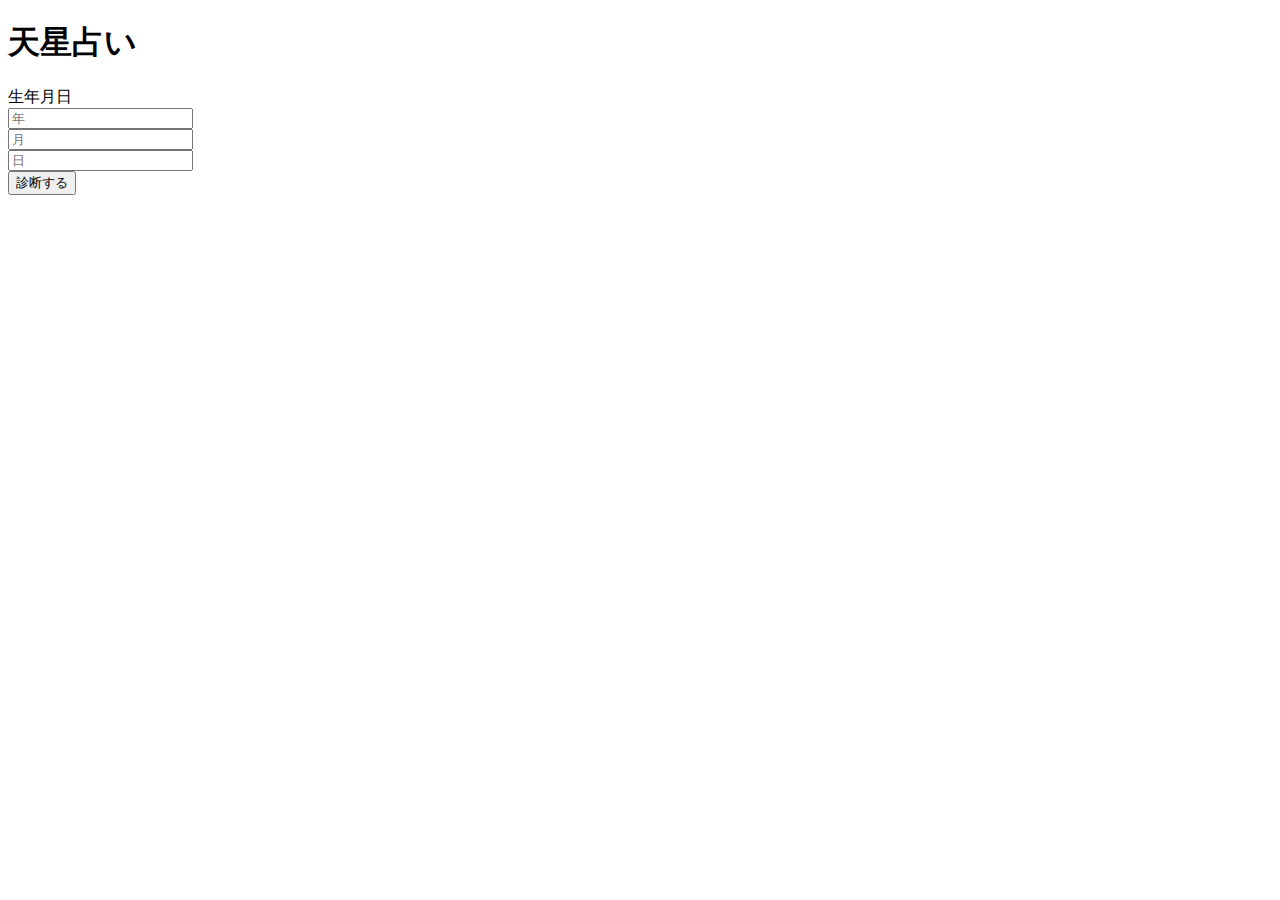
<file: index.html>
<!DOCTYPE html>
<html lang="ja">
<head>
  <meta charset="UTF-8" />
  <title>天星占い</title>
</head>
<body>
  <h1>天星占い</h1>
  <label>生年月日</label><br />
  <input id="year" placeholder="年"><br />
  <input id="month" placeholder="月"><br />
  <input id="day" placeholder="日"><br />
  <button id="submitBtn">診断する</button>

  <script>
    document.getElementById("submitBtn").addEventListener("click", () => {
      const year = parseInt(document.getElementById("year").value);
      const month = parseInt(document.getElementById("month").value);
      const day = parseInt(document.getElementById("day").value);

      const tensho = calcTenseiNumber(year, month, day);
      window.location.href = `/result/${tensho}.html`;
    });

    function calcTenseiNumber(year, month, day) {
      // 天星表を使った計算ロジックをここに
      // 仮に45を返す
      return 45;
    }
  </script>
</body>
</html>
</file>
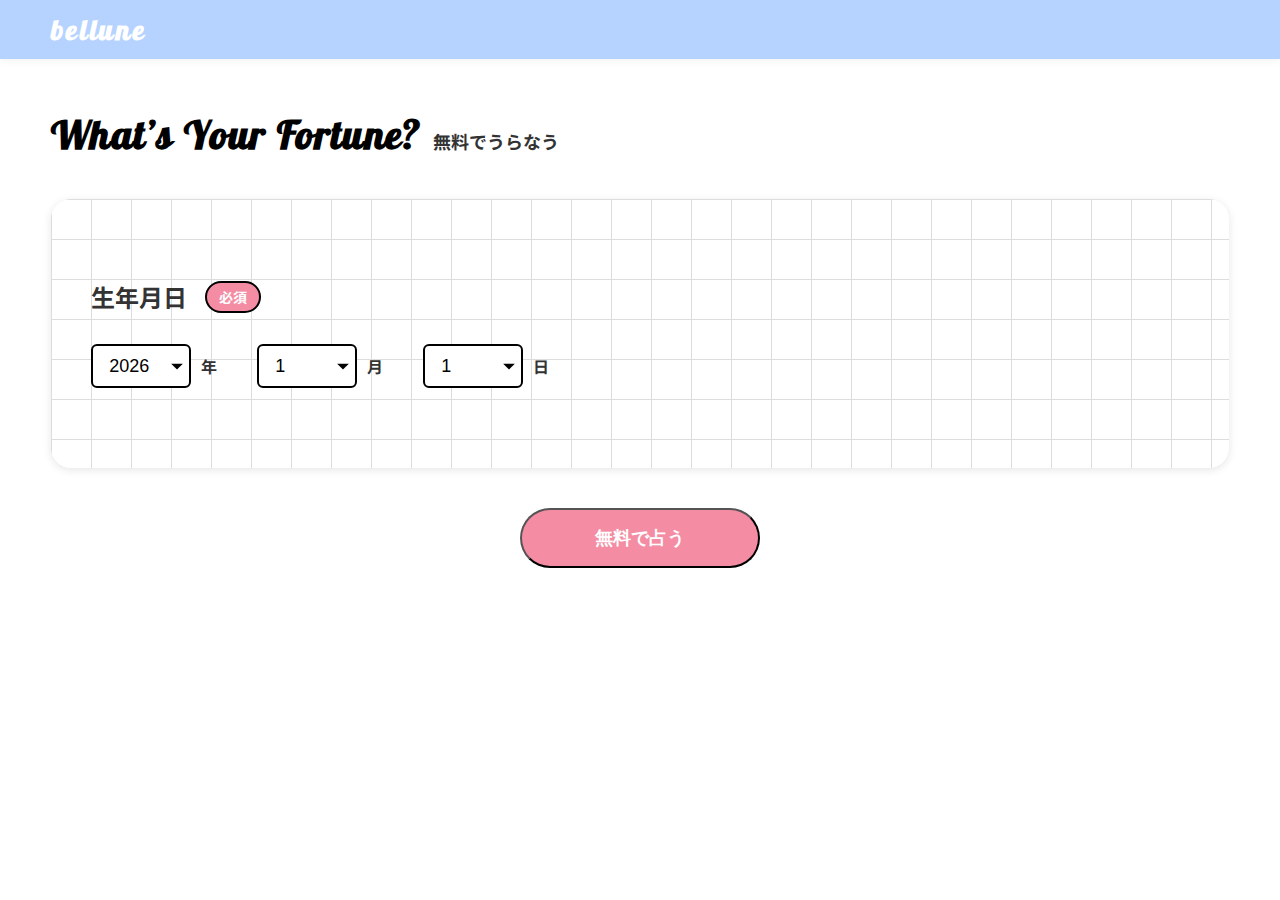
<file: fortune.html>
<!DOCTYPE html>
<html lang="ja">
<head>
  <meta charset="UTF-8" />
  <meta name="viewport" content="width=device-width, initial-scale=1.0" />
  <link href="https://fonts.googleapis.com/css2?family=Lobster&display=swap" rel="stylesheet">
  <link href="https://fonts.googleapis.com/css2?family=M+PLUS+Rounded+1c:wght@400;700&family=Noto+Sans+JP:wght@400;700&display=swap" rel="stylesheet">
  <link rel="stylesheet" href="./style/main.css">
  <link rel="stylesheet" href="./style/fortune.css">
  <title>ベルちゃん占い結果</title>
</head>
<body>
  <!-- ===== Header ===== -->
  <div data-include="./components/header.html"></div>
    <div class="wrapper" style="margin-top: 50px;">
    <div class="banner-header">
      <h2><span class="en">What’s Your Fortune?</span><span class="jp">無料でうらなう</span></h2>
    </div>
    <div class="grid-form">
      <div class="birthdate-form">
        <label class="form-label">生年月日
          <span class="required-badge">必須</span>
        </label>
        <div class="birthdate-grid">
          <div class="input-group">
            <select class="birth-select" id="year"></select> 年
          </div>
          <div class="input-group">
            <select class="birth-select" id="month"></select> 月
          </div>
          <div class="input-group">
            <select class="birth-select" id="day"></select> 日
          </div>
        </div>
      </div>
    </div>
    <button type="button" class="submit-btn" id="submitBtn">無料で占う</button>
    <p id="formError" class="form-error" aria-live="polite" style="margin-top:8px;color:#d33;font-weight:700;"></p>
  </div>
<script>
  const yearSelect = document.getElementById("year");
  const monthSelect = document.getElementById("month");
  const daySelect = document.getElementById("day");

  // 年：1951〜今年
  const currentYear = new Date().getFullYear();
  for (let y = currentYear; y >= 1951; y--) {
    yearSelect.innerHTML += `<option value="${y}">${y}</option>`;
  }

  // 月：1〜12
  for (let m = 1; m <= 12; m++) {
    monthSelect.innerHTML += `<option value="${m}">${m}</option>`;
  }

  // 日：1〜31
  for (let d = 1; d <= 31; d++) {
    daySelect.innerHTML += `<option value="${d}">${d}</option>`;
  }
</script>
<script src="./js/fortune.js" defer></script>
<script>
  document.getElementById('submitBtn').addEventListener('click', function () {
    const year  = parseInt(document.getElementById('year').value, 10);
    const month = parseInt(document.getElementById('month').value, 10);
    const day   = parseInt(document.getElementById('day').value, 10);

    const errEl = document.getElementById('formError');

    startFortuneFlow({
      year, month, day,
      onError(msg) {
        errEl.textContent = msg;
      },
      onRedirect(url, ctx) {
        // ここで計測やログ出しも可能（ctxにはtenshoNumber, groupKey, label）
        window.location.href = url;
      }
    });
  });
</script>
  <!-- 読み込みスクリプト -->
  <script src="./js/include.js"></script>
  <script>includeHTML();</script>
</body>
</html>
</file>
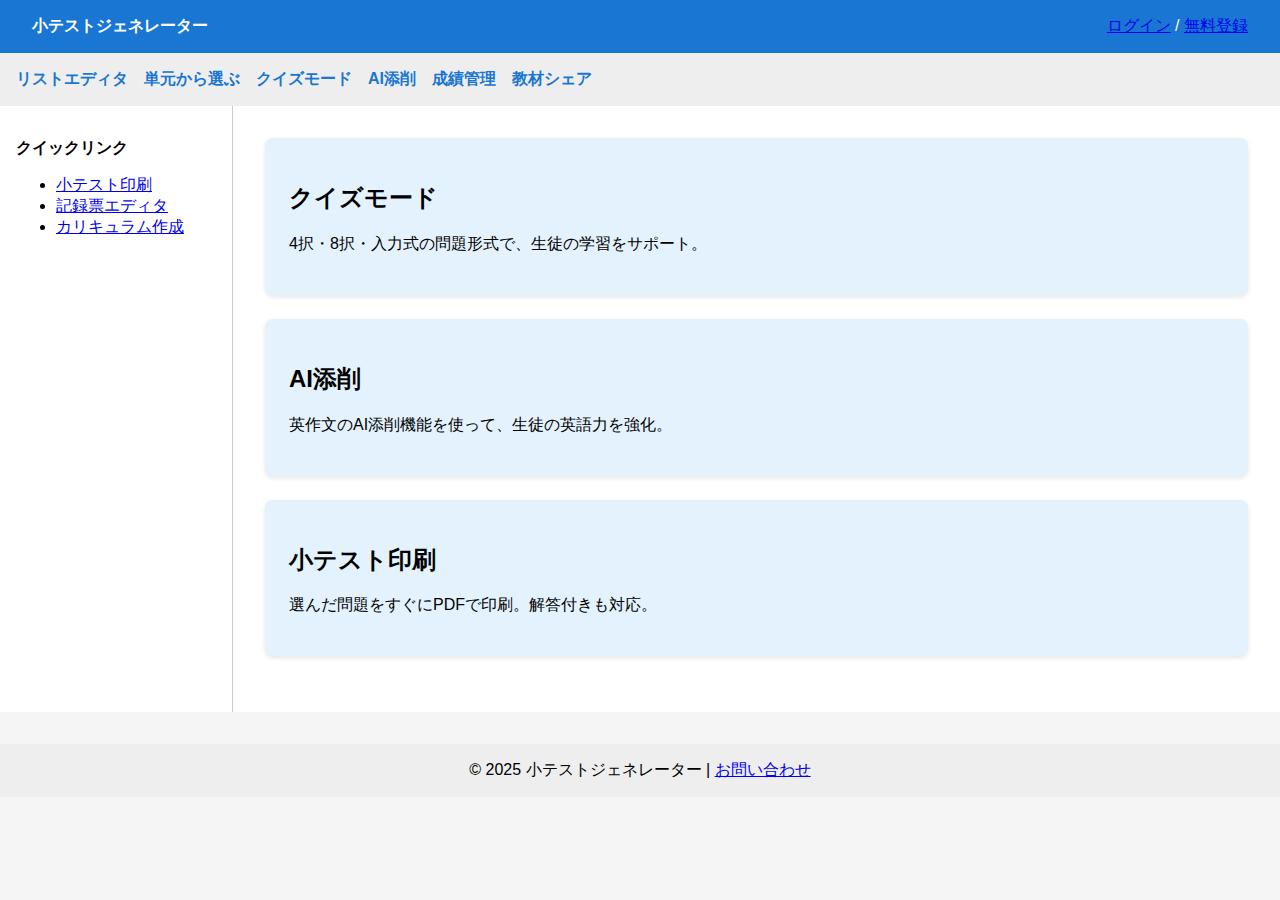
<file: result/back-ground.html>
<!DOCTYPE html>
<html lang="ja">
<head>
  <meta charset="UTF-8">
  <meta name="viewport" content="width=device-width, initial-scale=1.0">
  <title>小テストジェネレーター</title>
  <style>
    body {
      font-family: sans-serif;
      margin: 0;
      background-color: #f5f5f5;
    }
    header {
      background-color: #1976d2;
      color: white;
      padding: 1rem 2rem;
      display: flex;
      justify-content: space-between;
      align-items: center;
    }
    nav {
      background-color: #eeeeee;
      padding: 1rem;
      display: flex;
      flex-wrap: wrap;
      gap: 1rem;
    }
    nav a {
      text-decoration: none;
      color: #1976d2;
      font-weight: bold;
    }
    .container {
      display: flex;
    }
    .sidebar {
      width: 200px;
      background-color: #ffffff;
      padding: 1rem;
      border-right: 1px solid #ccc;
    }
    .main {
      flex: 1;
      padding: 2rem;
      background-color: #ffffff;
    }
    .card {
      background-color: #e3f2fd;
      padding: 1.5rem;
      margin-bottom: 1.5rem;
      border-radius: 8px;
      box-shadow: 0 2px 5px rgba(0, 0, 0, 0.1);
    }
    footer {
      text-align: center;
      padding: 1rem;
      background-color: #eeeeee;
      margin-top: 2rem;
    }
  </style>
</head>
<body>
  <header>
    <div><strong>小テストジェネレーター</strong></div>
    <div>
      <a href="#">ログイン</a> / <a href="#">無料登録</a>
    </div>
  </header>

  <nav>
    <a href="#">リストエディタ</a>
    <a href="#">単元から選ぶ</a>
    <a href="#">クイズモード</a>
    <a href="#">AI添削</a>
    <a href="#">成績管理</a>
    <a href="#">教材シェア</a>
  </nav>

  <div class="container">
    <aside class="sidebar">
      <p><strong>クイックリンク</strong></p>
      <ul>
        <li><a href="#">小テスト印刷</a></li>
        <li><a href="#">記録票エディタ</a></li>
        <li><a href="#">カリキュラム作成</a></li>
      </ul>
    </aside>

    <main class="main">
      <div class="card">
        <h2>クイズモード</h2>
        <p>4択・8択・入力式の問題形式で、生徒の学習をサポート。</p>
      </div>

      <div class="card">
        <h2>AI添削</h2>
        <p>英作文のAI添削機能を使って、生徒の英語力を強化。</p>
      </div>

      <div class="card">
        <h2>小テスト印刷</h2>
        <p>選んだ問題をすぐにPDFで印刷。解答付きも対応。</p>
      </div>
    </main>
  </div>

  <footer>
    &copy; 2025 小テストジェネレーター | <a href="#">お問い合わせ</a>
  </footer>
</body>
</html>
</file>
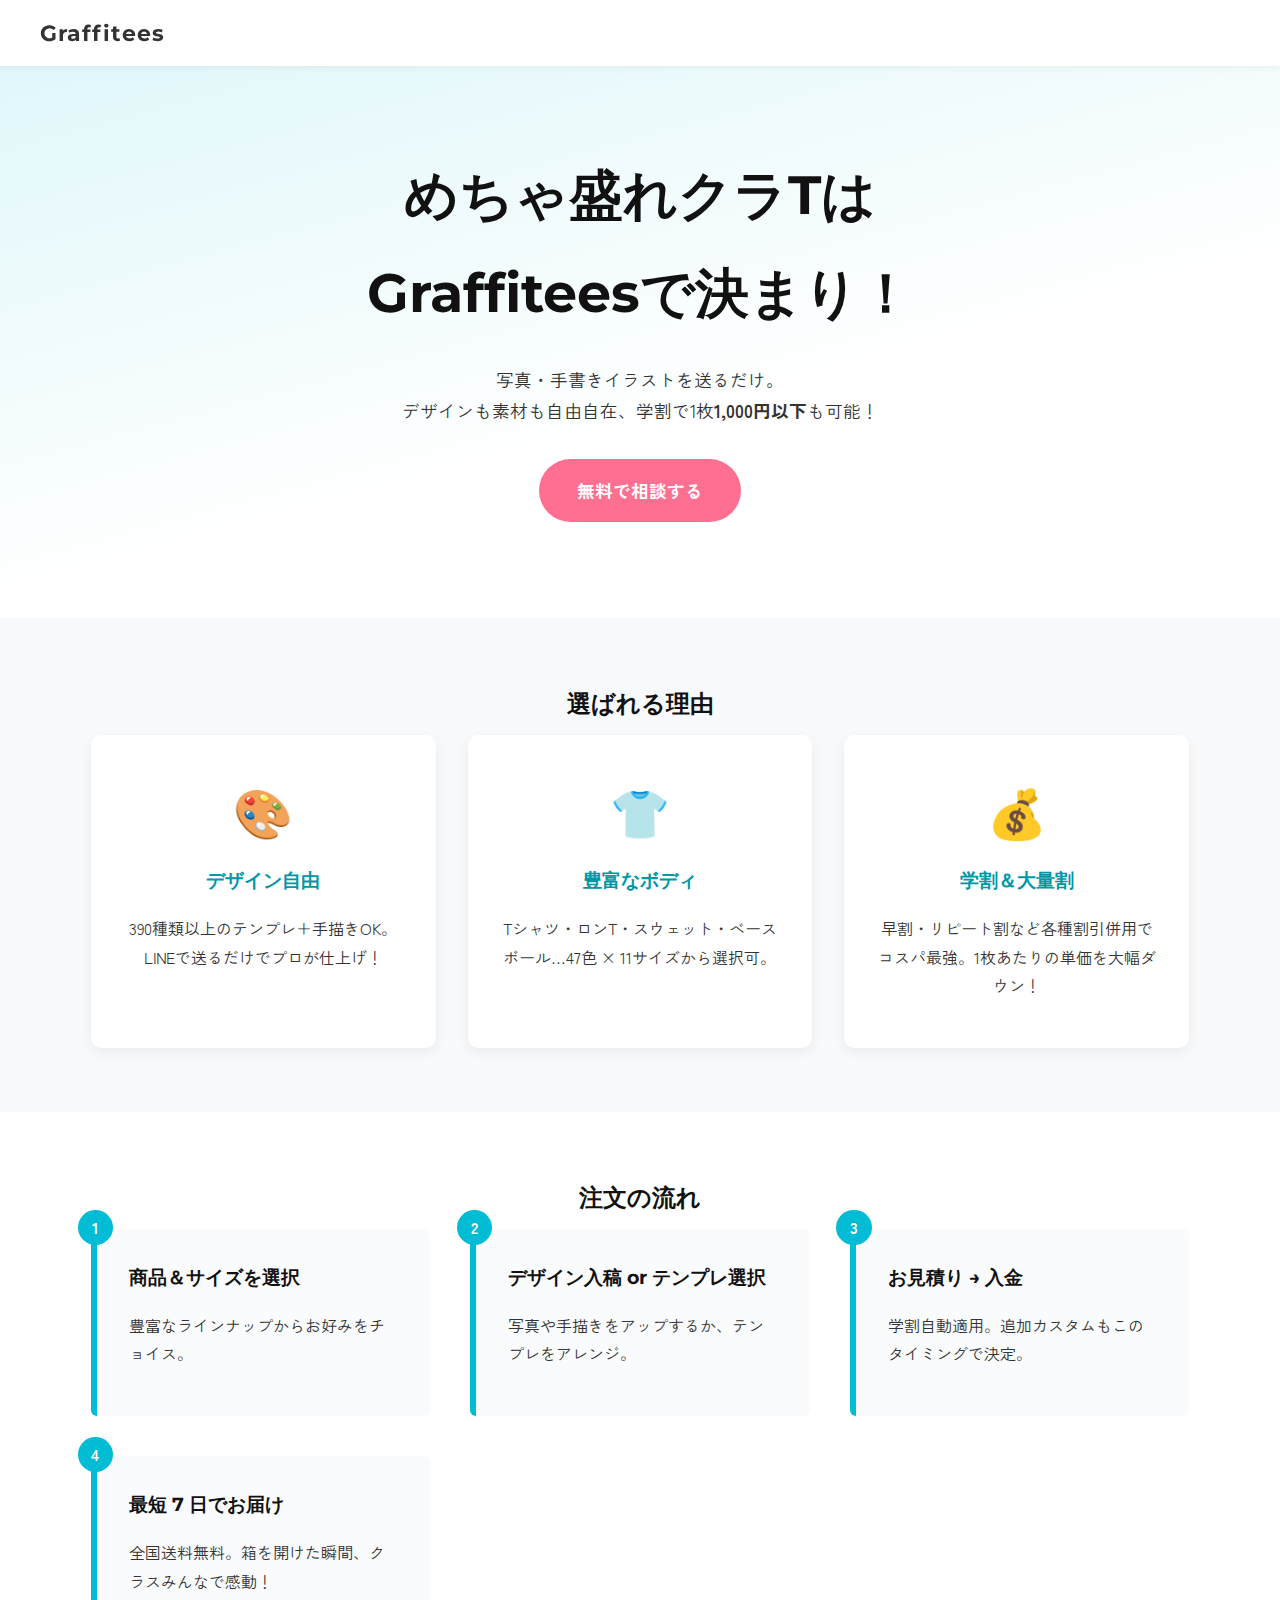
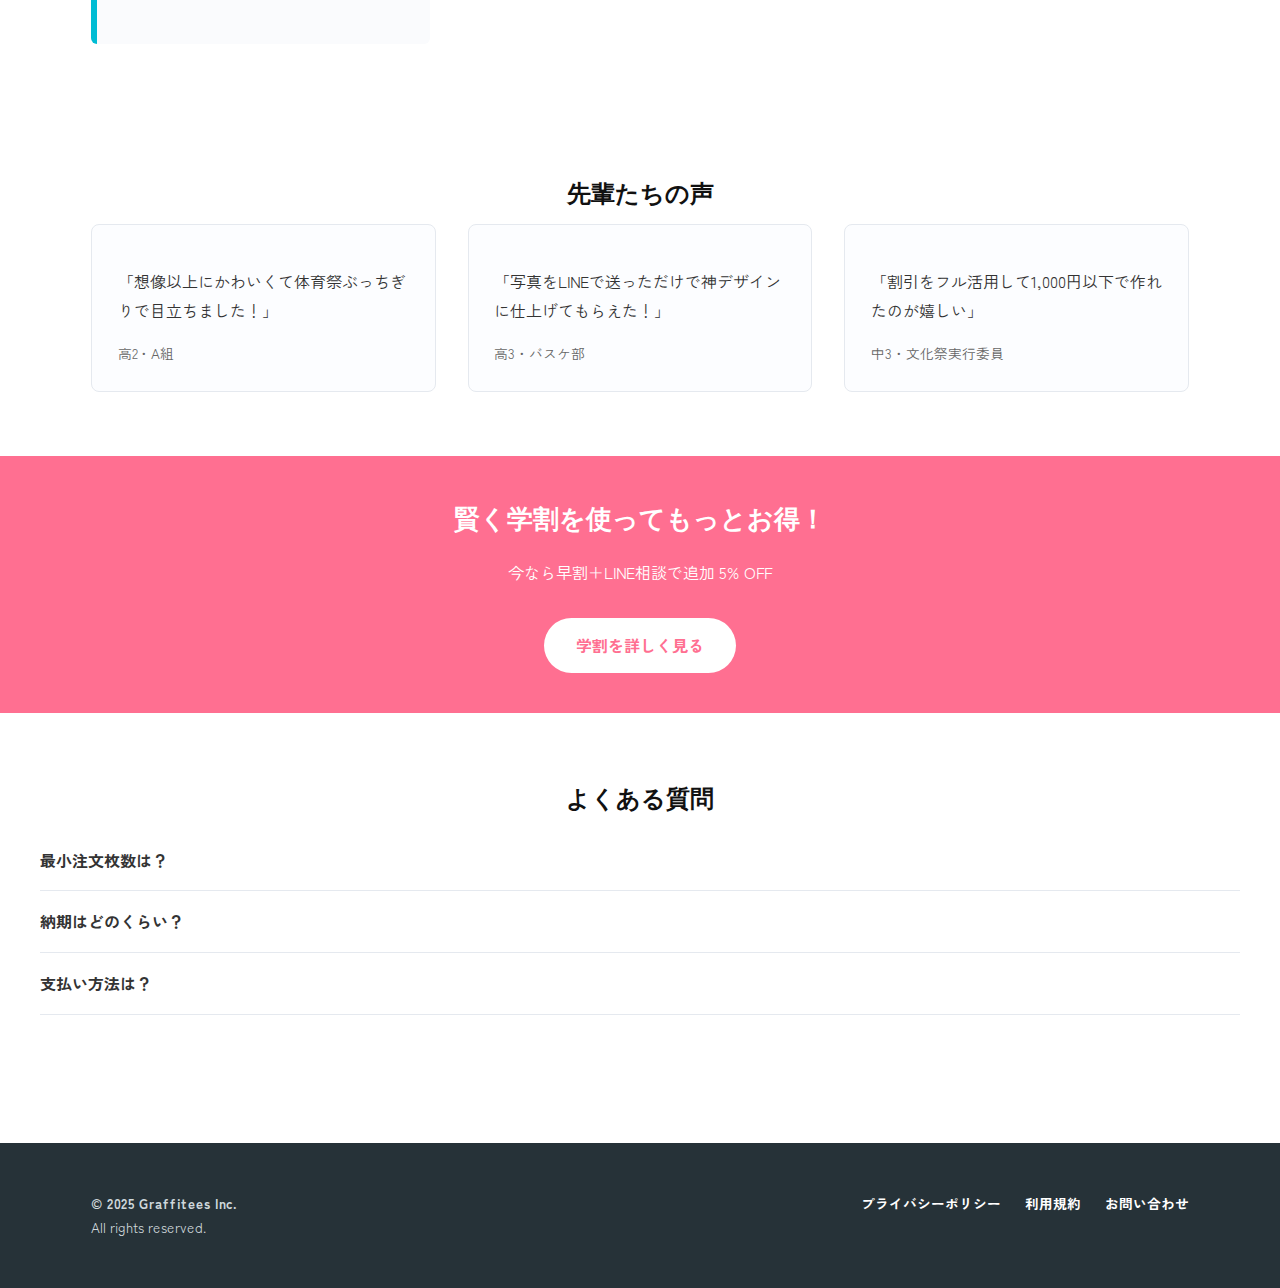
<file: result/design.html>
<!DOCTYPE html>
<html lang="ja">
<head>
  <meta charset="UTF-8" />
  <meta name="viewport" content="width=device-width,initial-scale=1.0" />
  <title>クラTモック | Graffitees Student</title>

  <!-- Google Fonts（見出し用）-->
  <link href="https://fonts.googleapis.com/css2?family=Montserrat:wght@700&family=Zen+Kaku+Gothic+New:wght@400;700&display=swap" rel="stylesheet">

  <style>
    /*  --- ベース --- */
    :root{
      --primary:#00bcd4;
      --primary-dark:#0097a7;
      --accent:#ff6f91;
      --bg-grey:#f7f9fb;
      --txt:#333;
    }
    *{box-sizing:border-box;}
    body{margin:0;font-family:"Zen Kaku Gothic New",sans-serif;color:var(--txt);line-height:1.8;background:#fff;}
  /* html,body{
    height:100%;
    margin:0;
  }
  body{
    font-family:"Noto Sans JP",sans-serif;
    padding:40px;
    background:url("../images/23588127.png") center/cover no-repeat fixed;
  } */
    h1,h2,h3,h4{font-family:Montserrat, sans-serif;margin:0 0 .4em;color:#111;}
    a{color:inherit;text-decoration:none;}
    img{max-width:100%;height:auto;display:block;}

    /*  --- 共通レイアウト --- */
    .wrapper{max-width:1200px;margin:auto;padding:0 4%;}

    /*  --- ヘッダー --- */
    header{position:sticky;top:0;z-index:999;background:#fff;box-shadow:0 2px 8px rgba(0,0,0,.05);}
    .nav{display:flex;align-items:center;justify-content:space-between;padding:.8rem 0;}
    .logo{font-family:Montserrat,sans-serif;font-weight:700;font-size:1.4rem;letter-spacing:.05em;}
    .menu{display:flex;gap:1.5rem;font-size:.9rem;}
    .cta--nav{background:var(--primary);color:#fff;padding:.5rem 1.4rem;border-radius:999px;font-weight:bold;transition:.3s;}
    .cta--nav:hover{background:var(--primary-dark);}

    /*  --- ヒーロー --- */
    .hero{background:linear-gradient(165deg,#e0f7fa 0%,#ffffff 60%);padding:5rem 0 6rem;text-align:center;}
    .hero h1{font-size:clamp(1.8rem,4.8vw,3.4rem);}
    .hero p{font-size:1.1rem;margin:1.2rem auto 2rem;max-width:640px;}
    .cta--main{display:inline-block;background:var(--accent);color:#fff;font-weight:bold;padding:1rem 2.4rem;border-radius:60px;font-size:1.1rem;transition:.3s;}
    .cta--main:hover{opacity:.85;}

    /*  --- 特長３カラム --- */
    .features{background:var(--bg-grey);padding:4rem 0;}
    .features-grid{display:grid;gap:2rem;grid-template-columns:repeat(auto-fit,minmax(260px,1fr));}
    .card{background:#fff;border-radius:10px;box-shadow:0 4px 12px rgba(0,0,0,.06);padding:2rem;text-align:center;}
    .card h3{font-size:1.2rem;color:var(--primary-dark);}
    .icon{font-size:3rem;margin-bottom:.6rem;color:var(--accent);}

    /*  --- STEP 流れ --- */
    .steps{padding:4rem 0;}
    .step-list{display:grid;gap:2.5rem;grid-template-columns:repeat(auto-fit,minmax(260px,1fr));counter-reset:step;}
    .step{padding:2rem;border-left:6px solid var(--primary);background:#fafbfd;border-radius:6px;position:relative;}
    .step::before{counter-increment:step;content:counter(step);position:absolute;top:-1.2rem;left:-1.2rem;background:var(--primary);color:#fff;width:2.2rem;height:2.2rem;border-radius:50%;display:flex;align-items:center;justify-content:center;font-weight:bold;}

    /*  --- お客様の声 --- */
    .voices{background:#fff;padding:4rem 0;}
    .voice-grid{display:grid;gap:2rem;grid-template-columns:repeat(auto-fit,minmax(300px,1fr));}
    .voice{border:1px solid #e5e9ef;border-radius:8px;padding:1.6rem;background:#fcfdff;}
    .voice cite{display:block;margin-top:1rem;font-style:normal;font-size:.85rem;color:#666;}

    /*  --- 学割バナー --- */
    .banner{background:var(--accent);color:#fff;text-align:center;padding:2.5rem 1rem;}
    .banner h2{font-size:1.6rem;color:#fff;margin-bottom:.6rem;}
    .cta--banner{display:inline-block;margin-top:1rem;background:#fff;color:var(--accent);font-weight:bold;padding:.8rem 2rem;border-radius:50px;}

    /*  --- FAQ --- */
    .faq{padding:4rem 0;}
    details summary{cursor:pointer;font-weight:bold;border-bottom:1px solid #e5e9ef;padding:1rem 0;list-style:none;}
    details[open] summary{color:var(--primary);}
    details p{padding:0 0 1.2rem;}

    /*  --- フッター --- */
    footer{background:#263238;color:#cfd8dc;padding:3rem 0;font-size:.85rem;margin-top:4rem;}
    footer a{color:#fff;font-weight:bold;}
  </style>
</head>
<body>

  <!-- ===== Header ===== -->
  <header>
    <div class="wrapper nav">
      <div class="logo">Graffitees</div>
      <!-- <nav class="menu">
        <a href="#features">商品一覧</a>
        <a href="#discount">学割特典</a>
        <a href="#flow">お届けまでの流れ</a>
        <a href="#faq">FAQ</a>
        <a href="#" class="cta--nav">注文する</a>
      </nav> -->
    </div>
  </header>

  <!-- ===== Hero ===== -->
  <section class="hero">
    <div class="wrapper">
      <h1>めちゃ盛れクラTは<br>Graffiteesで決まり！</h1>
      <p>写真・手書きイラストを送るだけ。<br>デザインも素材も自由自在、学割で1枚<span style="font-weight:bold;">1,000円以下</span>も可能！</p>
      <a href="#" class="cta--main">無料で相談する</a>
    </div>
  </section>

  <!-- ===== Features ===== -->
  <section id="features" class="features">
    <div class="wrapper">
      <h2 style="text-align:center;">選ばれる理由</h2>
      <div class="features-grid">
        <div class="card">
          <div class="icon">🎨</div>
          <h3>デザイン自由</h3>
          <p>390種類以上のテンプレ＋手描きOK。LINEで送るだけでプロが仕上げ！</p>
        </div>
        <div class="card">
          <div class="icon">👕</div>
          <h3>豊富なボディ</h3>
          <p>Tシャツ・ロンT・スウェット・ベースボール…47色 × 11サイズから選択可。</p>
        </div>
        <div class="card">
          <div class="icon">💰</div>
          <h3>学割＆大量割</h3>
          <p>早割・リピート割など各種割引併用でコスパ最強。1枚あたりの単価を大幅ダウン！</p>
        </div>
      </div>
    </div>
  </section>

  <!-- ===== Flow ===== -->
  <section id="flow" class="steps">
    <div class="wrapper">
      <h2 style="text-align:center;">注文の流れ</h2>
      <div class="step-list">
        <div class="step">
          <h3>商品＆サイズを選択</h3>
          <p>豊富なラインナップからお好みをチョイス。</p>
        </div>
        <div class="step">
          <h3>デザイン入稿 or テンプレ選択</h3>
          <p>写真や手描きをアップするか、テンプレをアレンジ。</p>
        </div>
        <div class="step">
          <h3>お見積り → 入金</h3>
          <p>学割自動適用。追加カスタムもこのタイミングで決定。</p>
        </div>
        <div class="step">
          <h3>最短 7 日でお届け</h3>
          <p>全国送料無料。箱を開けた瞬間、クラスみんなで感動！</p>
        </div>
      </div>
    </div>
  </section>

  <!-- ===== Voices ===== -->
  <section class="voices">
    <div class="wrapper">
      <h2 style="text-align:center;">先輩たちの声</h2>
      <div class="voice-grid">
        <div class="voice">
          <p>「想像以上にかわいくて体育祭ぶっちぎりで目立ちました！」</p>
          <cite>高2・A組</cite>
        </div>
        <div class="voice">
          <p>「写真をLINEで送っただけで神デザインに仕上げてもらえた！」</p>
          <cite>高3・バスケ部</cite>
        </div>
        <div class="voice">
          <p>「割引をフル活用して1,000円以下で作れたのが嬉しい」</p>
          <cite>中3・文化祭実行委員</cite>
        </div>
      </div>
    </div>
  </section>

  <!-- ===== Discount Banner ===== -->
  <section id="discount" class="banner">
    <h2>賢く学割を使ってもっとお得！</h2>
    <p>今なら早割＋LINE相談で追加 5% OFF</p>
    <a href="#" class="cta--banner">学割を詳しく見る</a>
  </section>

  <!-- ===== FAQ ===== -->
  <section id="faq" class="faq wrapper">
    <h2 style="text-align:center;">よくある質問</h2>

    <details>
      <summary>最小注文枚数は？</summary>
      <p>1 枚からご注文いただけますが、10 枚以上で学割が適用されます。</p>
    </details>
    <details>
      <summary>納期はどのくらい？</summary>
      <p>デザイン確定後、通常 7～10 営業日で発送します。</p>
    </details>
    <details>
      <summary>支払い方法は？</summary>
      <p>クレカ、銀行振込、コンビニ払い、PayPay がご利用可能です。</p>
    </details>
  </section>

  <!-- ===== Footer ===== -->
  <footer>
    <div class="wrapper" style="display:flex;flex-wrap:wrap;justify-content:space-between;gap:2rem;">
      <div>
        <strong>© 2025 Graffitees Inc.</strong><br>
        All rights reserved.
      </div>
      <nav style="display:flex;gap:1.5rem;">
        <a href="#">プライバシーポリシー</a>
        <a href="#">利用規約</a>
        <a href="#">お問い合わせ</a>
      </nav>
    </div>
  </footer>

</body>
</html>
</file>
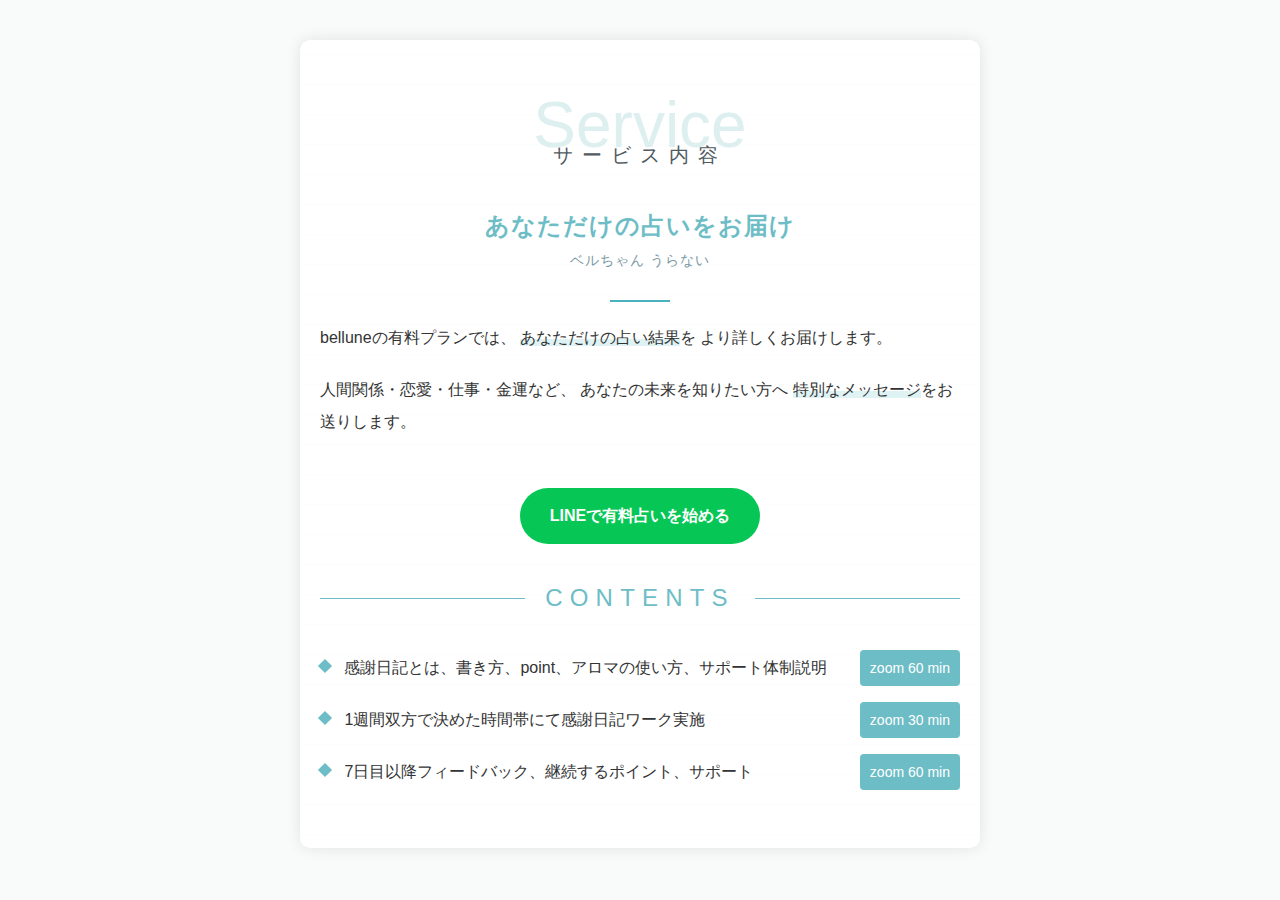
<file: result/line.html>
<!DOCTYPE html>
<html lang="ja">
<head>
  <meta charset="UTF-8" />
  <meta name="viewport" content="width=device-width, initial-scale=1.0">
  <title>有料LINE案内</title>
  <style>
    body {
      margin: 0;
      font-family: "Hiragino Kaku Gothic ProN", sans-serif;
      background: #f9fafa;
      color: #333;
    }

    .paid-line-section {
      max-width: 640px;
      margin: 40px auto;
      padding: 40px 20px;
      background: #ffffff;
      border-radius: 10px;
      box-shadow: 0 0 15px rgba(0,0,0,0.1);
      background-image: linear-gradient(0deg, transparent 24%, #f3f7fa 25%, transparent 26%, transparent 74%, #f3f7fa 75%, transparent 76%);
      background-size: 100% 60px;
    }

    .service-heading-wrapper {
      position: relative;
      text-align: center;
      margin-bottom: 40px;
    }

    .service-heading {
      position: absolute;
      top: 50%;
      left: 50%;
      transform: translate(-50%, -50%);
      font-size: 64px;
      color: #deeff0;
      pointer-events: none;
      white-space: nowrap;
      line-height: 1;
    }

    .service-subheading {
      position: relative;
      font-size: 20px;
      color: #505a5f;
      letter-spacing: 0.45em;
      line-height: 1.5;
      display: inline-block;
      padding: 0 10px;
      margin-top: 60px;
    }

    .paid-line-section h2 {
      font-size: 24px;
      color: #6dbdc6;
      text-align: center;
      letter-spacing: 1px;
      margin-bottom: 10px;
    }
    .paid-line-section .subtitle {
      text-align: center;
      color: #7b9aa5;
      font-size: 14px;
      margin-bottom: 30px;
      letter-spacing: 1px;
    }
    .paid-line-section p {
      font-size: 16px;
      line-height: 2;
      margin: 20px 0;
    }
    .highlight {
      background: linear-gradient(transparent 60%, #dff3f5 60%);
      display: inline;
    }
    .line-button {
      display: inline-block;
      background: #06c755;
      color: #fff;
      text-decoration: none;
      padding: 12px 30px;
      border-radius: 30px;
      font-weight: bold;
      font-size: 16px;
      margin-top: 30px;
      transition: background 0.3s;
    }
    .line-button:hover {
      background: #04a94a;
    }
    .underline {
      width: 60px;
      height: 2px;
      background: #4ab1c1;
      margin: 20px auto;
    }
.contents-section {
  background: #fff;
  padding: 40px 20px;
  border-radius: 10px;
  box-shadow: 0 0 15px rgba(0,0,0,0.05);
  margin-top: 40px;
}

.contents-title {
  display: flex;
  align-items: center;
  justify-content: center;
  margin: 40px 0;
  gap: 20px; /* 文字と線の間の余白 */
}

.contents-title::before,
.contents-title::after {
  content: "";
  flex-grow: 1;
  height: 1px;
  background-color: #6dbdc6;
}

.contents-title span {
  font-size: 24px;
  color: #6dbdc6;
  letter-spacing: 0.3em;
  white-space: nowrap;
}
.contents-list {
  list-style: none;
  padding: 0;
  margin: 0;
}

.contents-list li {
  font-size: 16px;
  color: #333;
  line-height: 2;
  position: relative;
  margin-bottom: 20px;
  padding-right: 130px;
}

.diamond {
  width: 10px;
  height: 10px;
  background: #6dbdc6;
  transform: rotate(45deg);
  display: inline-block;
  margin-right: 10px;
  margin-bottom: 2px;
}

.zoom-tag {
  position: absolute;
  right: 0;
  top: 50%;
  transform: translateY(-50%);
  background: #6dbdc6;
  color: #fff;
  font-size: 14px;
  padding: 4px 10px;
  border-radius: 4px;
  white-space: nowrap;
}
</style>
</head>
<body>
  <section class="paid-line-section">
    <div class="service-heading-wrapper">
        <div class="service-heading">Service</div>
        <div class="service-subheading">サービス内容</div>
    </div>
    <h2>あなただけの占いをお届け</h2>
    <div class="subtitle">ベルちゃん うらない</div>
    <div class="underline"></div>
    <p>
      belluneの有料プランでは、
      <span class="highlight">あなただけの占い結果</span>を
      より詳しくお届けします。
    </p>
    <p>
      人間関係・恋愛・仕事・金運など、
      あなたの未来を知りたい方へ
      <span class="highlight">特別なメッセージ</span>をお送りします。
    </p>
    <p style="text-align: center;">
      <a href="#" class="line-button">LINEで有料占いを始める</a>
    </p>
  <!-- <div class="contents-section"> -->
<div class="contents-title">
  <span>CONTENTS</span>
</div>
    <ul class="contents-list">
      <li>
        <span class="diamond"></span>
        感謝日記とは、書き方、point、アロマの使い方、サポート体制説明
        <span class="zoom-tag">zoom 60 min</span>
      </li>
      <li>
        <span class="diamond"></span>
        1週間双方で決めた時間帯にて感謝日記ワーク実施
        <span class="zoom-tag">zoom 30 min</span>
      </li>
      <li>
        <span class="diamond"></span>
        7日目以降フィードバック、継続するポイント、サポート
        <span class="zoom-tag">zoom 60 min</span>
      </li>
    </ul>
  <!-- </div> -->
  </section>
</body>
</html>
</file>
<file: style/main.css>
body {
      margin: 0;
      font-family: "Noto Sans JP", "Hiragino Kaku Gothic ProN", "M PLUS Rounded 1c", sans-serif;
      background: #fff;
      color: #333;
    }
    /*  --- 共通レイアウト --- */
    .wrapper{
      max-width:1200px;
      margin:auto;
      padding:0 4%;
    }

    .wrapper.nav {
      display: flex;
      align-items: center;
      height: 100%;
    }
    header{
      padding: 12px 0;
      position:sticky;
      top:0;
      z-index:999;
      background:#B6D3FF;
      box-shadow:0 2px 8px rgba(0,0,0,.05);
    }
    .logo{
      font-family: 'Lobster', cursive;
      font-weight: 700;
      font-size: 1.4rem;
      letter-spacing: .1em;
      font-size: 28px;
      color: #ffffff;
      margin: 0;
    }

    /* Main占い結果 */
    .main {
      /* max-width: 640px; */
      /* margin: 20px auto; */
      background: #ffffff;
      padding: 50px 0 100px 0;
      /* border-radius: 8px;
      box-shadow: 0 0 10px rgba(0,0,0,0.1); */
    }

    .result-type {
      font-size: 38px;
      font-weight:700;
      color: #d77f4b;
      text-align: center;
      margin-bottom: 30px;
    }

    .image-container {
      text-align: center;
      margin-bottom: 30px;
    }

    .image-container img {
      max-width: 300px;
      border-radius: 50%;
    }

    .description-box {
      max-width: 800px;
      margin: 80px auto 0 auto;
    }

    .description {
      font-size: 0.9rem;
      letter-spacing: 1.12px;
      line-height: 24.78px;
      margin-top: 30px;
      margin-bottom: 70px;
      padding: 0 30px 0 30px;
    }

    .section-heading {
      display: table;
      margin-left: auto;
      margin-right: auto;
      background-color: #f48da4;
      color: #ffffff;
      font-size: 22px;
      font-weight: 600;
      letter-spacing: .15em;
      padding: 6px 18px;
      border-radius: 3px;
    }

    @media (max-width: 767px) {
      .section-heading {
        font-size: 18px;
        padding: 4px 12px;
      }
    }

    /*  --- バナー --- */
    .banner {
      background: url("../images/background-6.png") center/cover no-repeat;
      padding: 3rem 0 3rem 0;
      text-align: center;
      max-width: 1200px;
      margin: 0 auto 100px auto;
      border-radius: 20px;
      overflow: hidden;
    }

    .banner-header h2 {
      margin: 0 0 20px 0;
      font-size: 32px;
      display: flex;
      align-items: baseline;
      gap: 12px;
    }

    .banner-header .en {
      font-family: 'Lobster', cursive;
      font-size: 48px;
      color: #000;
      letter-spacing: .03em;
    }

    .banner-header .ja {
      font-weight: bold;
      color: #333;
      font-size: 18px;
    }

    @media (max-width: 767px) {
      .banner-header .en {
        font-size: 36px;
        letter-spacing: 0;
      }
      .banner-header .ja {
        font-size: 16px;
      }
    }

    .banner-carousel {
      display: flex;
      justify-content: center;
      align-items: center;
      height: 500px;
    }

    .banner-items {
      display: flex;
      gap: 120px;
      list-style: none;
      padding: 0;
      margin: 0;
      flex-wrap: nowrap;
    }

    .banner-items li {
    text-align: center;
    width: 50%;
    box-sizing: border-box;
    }

    .banner-items img {
      margin: 0 auto;
      width: 350px;
      height: 270px;
      object-fit: cover;
      border-radius: 90% 90% 90% 90% / 90% 90% 90% 90%;
      background: #fff;
    }

    .banner-items p {
      margin-top: 30px;
      font-size: 24px;
      font-weight: bold;
      color: #333;
    }

    /* ===== Responsive: Banner carousel stacking on mobile ===== */
    @media (max-width: 767px) {
      .banner-carousel {
        flex-direction: column;
        height: auto;
        gap: 30px;
      }

      .banner-items {
        flex-direction: column;
        align-items: center;
        gap: 40px;
      }

      .banner-items li {
        width: 100%;
      }

      .banner-items img {
        width: 300px;
        height: 250px;
      }

      .banner-items p {
        font-size: 18px;
      }

    }

    .grid-box {
      background-color: #fff;
      border-radius: 20px;
      padding: 40px;
      margin: 40px auto;
      max-width: 1120px;
      position: relative;
    
      /* グリッド背景 */
      background-image:
        linear-gradient(to right, #ddd 1px, transparent 1px),
        linear-gradient(to bottom, #ddd 1px, transparent 1px);
      background-size: 40px 40px;
    
      box-shadow: 0 2px 8px rgba(0,0,0,0.1);
    }

    .step-item {
      display: flex;
      align-items: center;
      gap: 16px;
      margin-bottom: 24px;
    }

    .step-label {
      display: flex;
      /* display: inline-flex; */
      align-items: center;
      justify-content: center;
      font-size: 14px;
      font-weight: bold;
      border: 2px solid #000;
      border-radius: 50%;
      width: 40px;
      height: 40px;
      /* text-align: center; */
      background: white;
      box-shadow: 5px 5px 0 #fce36d;
      /* margin-bottom: 20px; */
      margin-right: 8px;
      flex-shrink: 0;
    }

    .step-text {
      font-size: 16px;
      line-height: 1.8;
    }

    .grid-description {
      font-size: 16px;
      line-height: 1.8;
      color: #333;
      margin-top: 20px;
    }

    .grid-description p {
      font-size: 18px;
      font-weight: 400;
      margin-top: 20px;
      margin-bottom: 40px;
    }
    @media (max-width: 767px) {
      .step-text {
        font-size: 15px;
      }

      .grid-description p {
        font-size: 15px;
        font-weight: 400;
        margin-top: 20px;
        margin-bottom: 40px;
      }
    }

    .grid-description ul {
      list-style: none;
      padding-left: 0;
      margin-top: 10px;
      margin-bottom: 50px;
    }

    .grid-description li {
      margin-bottom: 30px;
      text-indent: -1em;
    }

    .grid-description-underline {
      background: linear-gradient(transparent 60%, #f1b8c4 90%);
      display: inline;
      padding: 0 4px;
    }

    .subscription-btn {
      text-decoration: none;
      display: block;
      text-align: center;
      width: 240px;
      margin: 40px auto 0 auto;
      background: #9bc2fd;
      color: #fff;
      font-weight: bold;
      padding: 1rem 2.4rem;
      border-radius: 60px;
      font-size: 1.1rem;
      transition: .3s;
    }
    .subscription-btn:hover {opacity: .85;}
</file>
<file: style/fortune.css>
.banner-header .en {
  font-size: 40px;
}
.banner-header .jp {
  font-size: 18px;
}

.grid-form {
  background-color: #fff;
  border-radius: 20px;
  padding: 40px;
  margin: 40px auto;
  max-width: 1120px;
  position: relative;

  /* グリッド背景 */
  background-image:
    linear-gradient(to right, #ddd 1px, transparent 1px),
    linear-gradient(to bottom, #ddd 1px, transparent 1px);
  background-size: 40px 40px;

  box-shadow: 0 2px 8px rgba(0,0,0,0.1);
}

.birthdate-form {
  margin: 40px 0 40px 0;
}

.form-label {
  font-weight: bold;
  font-size: 24px;
  margin-bottom: 30px;
  display: flex;
  align-items: center;
  gap: 18px;
}

.required-badge {
  background: #f48da4;
  color: #fff;
  font-size: 14px;
  font-weight: bold;
  padding: 4px 12px;
  border-radius: 20px;
  border: 2px solid #000;
}

.birthdate-grid {
  display: flex;
  gap: 40px;
  flex-wrap: wrap;
  align-items: center;
  justify-content: flex-start;
}

.birth-select {
  width: 100px;
  padding: 10px 10px 10px 16px;
  margin-right: 10px;
  border: 2px solid #000;
  border-radius: 6px;
  text-align: left;
  font-size: 18px;
  appearance: none;
  background-color: #fff;
  background-image: url("data:image/svg+xml;charset=UTF-8,%3Csvg fill='black' viewBox='0 0 24 24' width='16' height='16' xmlns='http://www.w3.org/2000/svg'%3E%3Cpath d='M7 10l5 5 5-5z'/%3E%3C/svg%3E");
  background-repeat: no-repeat;
  background-position: right -2px center;
  background-size: 28px;
}

.input-group {
  display: flex;
  align-items: center;
  font-weight: bold;
  font-size: 16px;
}
@media (max-width: 767px) {
  .banner-header .en {
    font-size: 30px;
  }

  .banner-header .jp {
    font-size: 14px;
  }

  .grid-form {
    padding: 20px;
  }

  .birthdate-grid {
    flex-wrap: nowrap;
    flex-direction: row;
    gap: 12px;
    justify-content: space-between;
  }

  .birth-select {
    width: 80px;
    font-size: 18px;
    padding: 8px;
    margin-right: 5px;
  }

  .input-group {
    font-size: 14px;
  }
}

.submit-btn {
  text-decoration: none;
  display: block;
  text-align: center;
  width: 240px;
  margin: 40px auto 0 auto;
  background: #f48da4;
  color: #fff;
  font-weight: bold;
  padding: 1rem 2.4rem;
  border-radius: 60px;
  font-size: 1.1rem;
  transition: .3s;
}
.submit-btn:hover {opacity: .85;}
</file>
